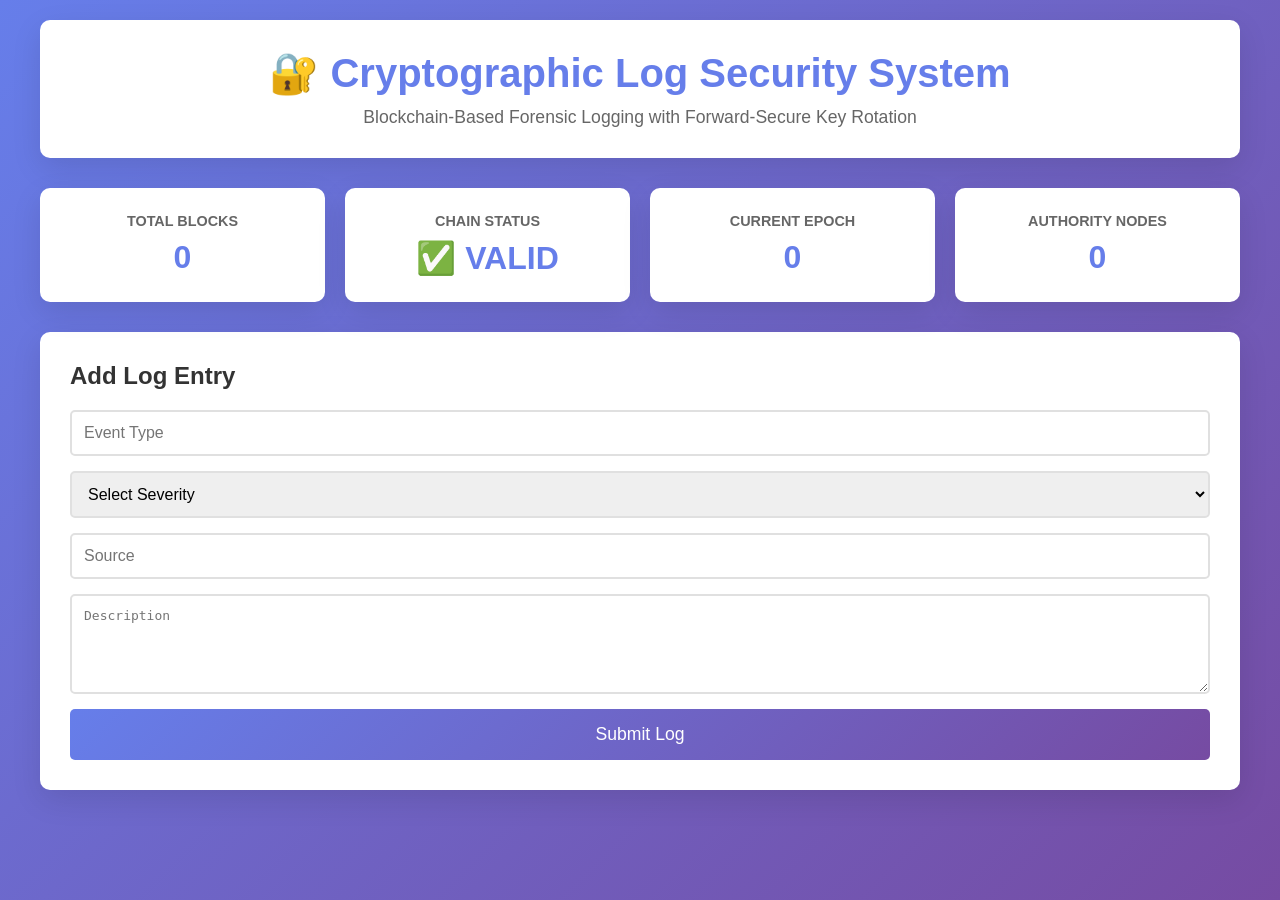
<file: frontend/index.html>
<!DOCTYPE html>
<html lang="en">
<head>
    <meta charset="UTF-8">
    <meta name="viewport" content="width=device-width, initial-scale=1.0">
    <title>Cryptographic Log Security System</title>
    <link rel="stylesheet" href="css/style.css">
</head>
<body>
    <div class="container">
        <header>
            <h1>🔐 Cryptographic Log Security System</h1>
            <p>Blockchain-Based Forensic Logging with Forward-Secure Key Rotation</p>
        </header>

        <div class="stats-grid">
            <div class="stat-card">
                <h3>Total Blocks</h3>
                <div id="totalBlocks" class="stat-value">0</div>
            </div>
            <div class="stat-card">
                <h3>Chain Status</h3>
                <div id="chainStatus" class="stat-value">✅ VALID</div>
            </div>
            <div class="stat-card">
                <h3>Current Epoch</h3>
                <div id="currentEpoch" class="stat-value">0</div>
            </div>
            <div class="stat-card">
                <h3>Authority Nodes</h3>
                <div id="authorityNodes" class="stat-value">0</div>
            </div>
        </div>

        <div class="form-section">
            <h2>Add Log Entry</h2>
            <form id="logForm">
                <input type="text" id="eventType" placeholder="Event Type" required>
                <select id="severity" required>
                    <option value="">Select Severity</option>
                    <option value="low">Low</option>
                    <option value="medium">Medium</option>
                    <option value="high">High</option>
                    <option value="critical">Critical</option>
                </select>
                <input type="text" id="source" placeholder="Source" required>
                <textarea id="description" placeholder="Description"></textarea>
                <button type="submit">Submit Log</button>
            </form>
        </div>

        <div id="message" class="message"></div>
    </div>

    <script src="js/app.js"></script>
</body>
</html>
</file>
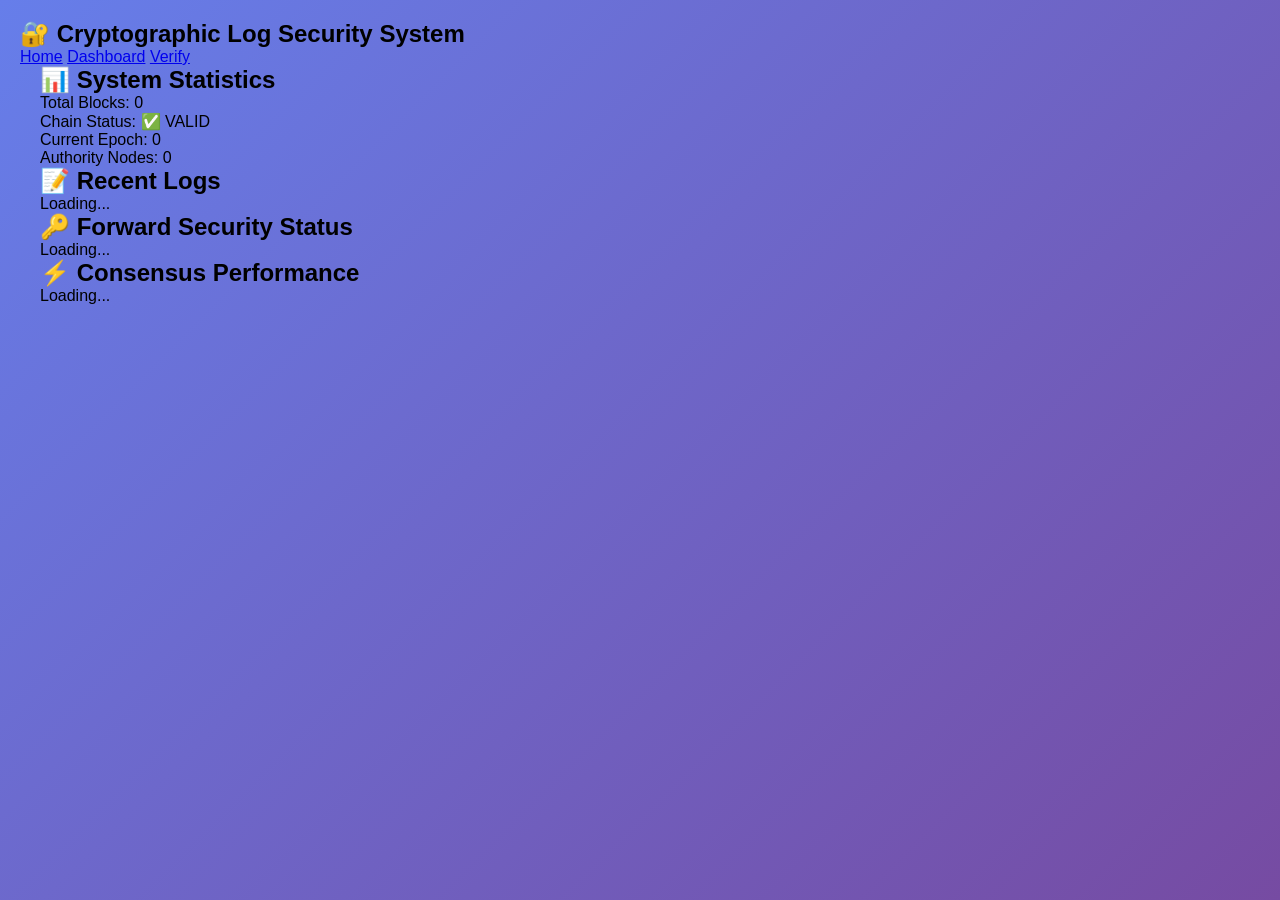
<file: frontend/dashboard.html>
<!DOCTYPE html>
<html lang="en">
<head>
    <meta charset="UTF-8">
    <meta name="viewport" content="width=device-width, initial-scale=1.0">
    <title>Dashboard - Cryptographic Log Security</title>
    <link rel="stylesheet" href="css/style.css">
</head>
<body>
    <nav class="navbar">
        <h1>🔐 Cryptographic Log Security System</h1>
        <div class="nav-links">
            <a href="index.html">Home</a>
            <a href="dashboard.html" class="active">Dashboard</a>
            <a href="verify.html">Verify</a>
        </div>
    </nav>

    <div class="container">
        <div class="dashboard-grid">
            <div class="dashboard-section">
                <h2>📊 System Statistics</h2>
                <div class="stats-container">
                    <div class="stat-item">
                        <label>Total Blocks:</label>
                        <span id="totalBlocks">0</span>
                    </div>
                    <div class="stat-item">
                        <label>Chain Status:</label>
                        <span id="chainStatus">✅ VALID</span>
                    </div>
                    <div class="stat-item">
                        <label>Current Epoch:</label>
                        <span id="currentEpoch">0</span>
                    </div>
                    <div class="stat-item">
                        <label>Authority Nodes:</label>
                        <span id="authorityNodes">0</span>
                    </div>
                </div>
            </div>

            <div class="dashboard-section">
                <h2>📝 Recent Logs</h2>
                <div id="recentLogs" class="logs-list">
                    <p>Loading...</p>
                </div>
            </div>

            <div class="dashboard-section">
                <h2>🔑 Forward Security Status</h2>
                <div id="securityStatus" class="security-info">
                    <p>Loading...</p>
                </div>
            </div>

            <div class="dashboard-section">
                <h2>⚡ Consensus Performance</h2>
                <div id="consensusStats" class="consensus-info">
                    <p>Loading...</p>
                </div>
            </div>
        </div>
    </div>

    <script>
        const API_BASE = 'http://localhost:5000/api';

        async function loadDashboard() {
            try {
                const response = await fetch(`${API_BASE}/stats`);
                const data = await response.json();
                
                document.getElementById('totalBlocks').textContent = data.total_blocks;
                document.getElementById('chainStatus').textContent = 
                    data.chain_valid ? '✅ VALID' : '❌ INVALID';
                document.getElementById('currentEpoch').textContent = data.current_epoch;
                document.getElementById('authorityNodes').textContent = data.authority_nodes;
            } catch (error) {
                console.error('Error loading dashboard:', error);
            }
        }

        loadDashboard();
        setInterval(loadDashboard, 5000);
    </script>
</body>
</html>
</file>
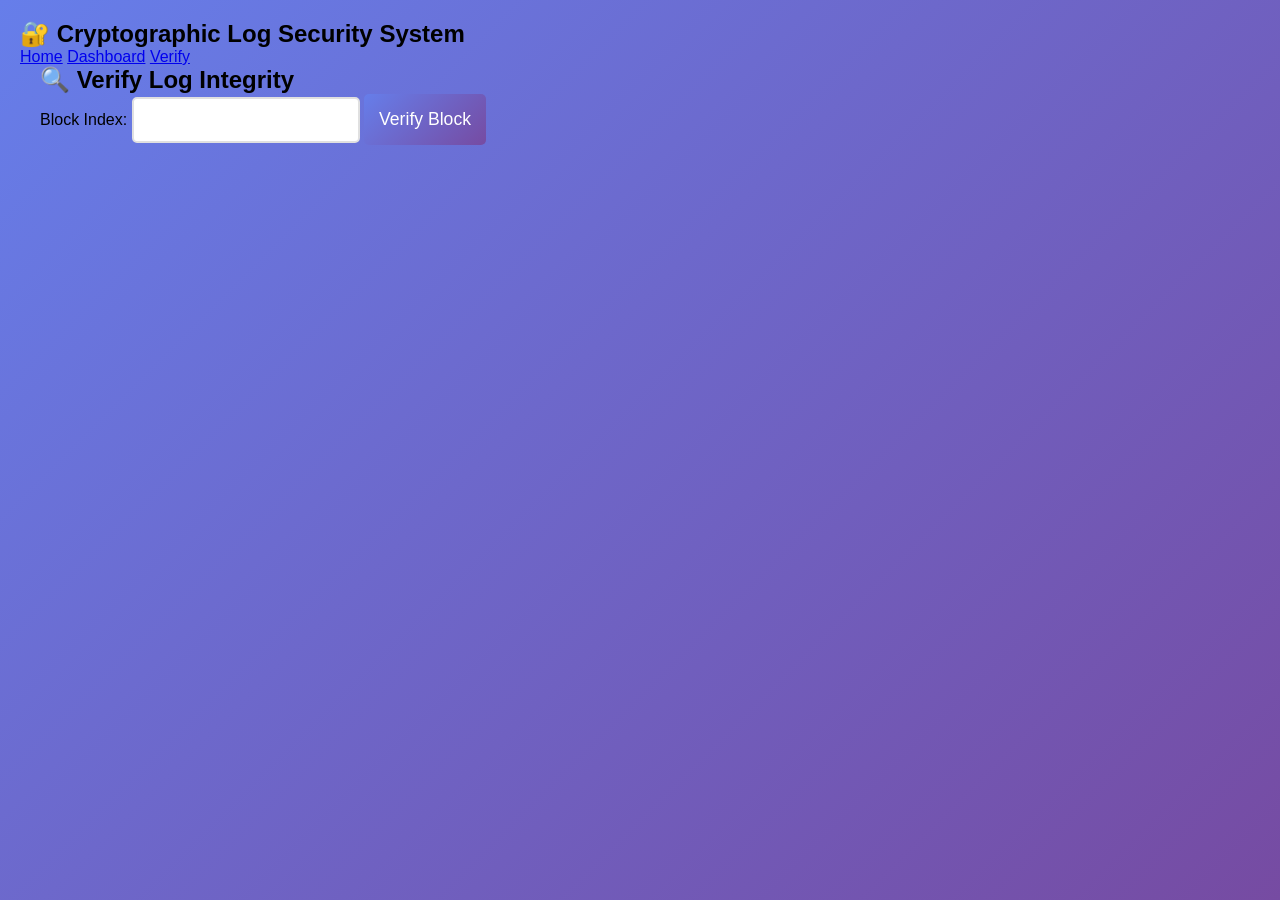
<file: frontend/verify.html>
<!DOCTYPE html>
<html lang="en">
<head>
    <meta charset="UTF-8">
    <meta name="viewport" content="width=device-width, initial-scale=1.0">
    <title>Verify Log - Cryptographic Log Security</title>
    <link rel="stylesheet" href="css/style.css">
</head>
<body>
    <nav class="navbar">
        <h1>🔐 Cryptographic Log Security System</h1>
        <div class="nav-links">
            <a href="index.html">Home</a>
            <a href="dashboard.html">Dashboard</a>
            <a href="verify.html" class="active">Verify</a>
        </div>
    </nav>

    <div class="container">
        <div class="verify-section">
            <h2>🔍 Verify Log Integrity</h2>
            <form id="verifyForm">
                <label>Block Index:</label>
                <input type="number" id="blockIndex" min="0" required>
                <button type="submit">Verify Block</button>
            </form>

            <div id="verifyResult" class="verify-result"></div>
        </div>
    </div>

    <script>
        const API_BASE = 'http://localhost:5000/api';

        document.getElementById('verifyForm').addEventListener('submit', async (e) => {
            e.preventDefault();
            
            const blockIndex = document.getElementById('blockIndex').value;
            const resultDiv = document.getElementById('verifyResult');
            
            try {
                const response = await fetch(`${API_BASE}/verify`, {
                    method: 'POST',
                    headers: {'Content-Type': 'application/json'},
                    body: JSON.stringify({block_index: parseInt(blockIndex)})
                });
                
                const result = await response.json();
                
                let html = '<div class="result-box">';
                html += `<h3>Verification Results for Block #${blockIndex}</h3>`;
                html += `<p><strong>Block Valid:</strong> ${result.block_valid ? '✅' : '❌'}</p>`;
                html += `<p><strong>Signature Valid:</strong> ${result.signature_valid ? '✅' : '❌'}</p>`;
                html += `<p><strong>Chain Valid:</strong> ${result.chain_valid ? '✅' : '❌'}</p>`;
                html += '<pre>' + JSON.stringify(result.block_data, null, 2) + '</pre>';
                html += '</div>';
                
                resultDiv.innerHTML = html;
            } catch (error) {
                resultDiv.innerHTML = `<div class="error">Error: ${error.message}</div>`;
            }
        });
    </script>
</body>
</html>
</file>
<file: frontend/css/style.css>
* {
    margin: 0;
    padding: 0;
    box-sizing: border-box;
}

body {
    font-family: 'Segoe UI', Tahoma, Geneva, Verdana, sans-serif;
    background: linear-gradient(135deg, #667eea 0%, #764ba2 100%);
    min-height: 100vh;
    padding: 20px;
}

.container {
    max-width: 1200px;
    margin: 0 auto;
}

header {
    background: white;
    padding: 30px;
    border-radius: 10px;
    text-align: center;
    margin-bottom: 30px;
    box-shadow: 0 10px 30px rgba(0,0,0,0.1);
}

header h1 {
    color: #667eea;
    font-size: 2.5em;
    margin-bottom: 10px;
}

header p {
    color: #666;
    font-size: 1.1em;
}

.stats-grid {
    display: grid;
    grid-template-columns: repeat(auto-fit, minmax(250px, 1fr));
    gap: 20px;
    margin-bottom: 30px;
}

.stat-card {
    background: white;
    padding: 25px;
    border-radius: 10px;
    box-shadow: 0 10px 30px rgba(0,0,0,0.1);
    text-align: center;
}

.stat-card h3 {
    color: #666;
    font-size: 0.9em;
    text-transform: uppercase;
    margin-bottom: 10px;
}

.stat-value {
    font-size: 2em;
    font-weight: bold;
    color: #667eea;
}

.form-section {
    background: white;
    padding: 30px;
    border-radius: 10px;
    box-shadow: 0 10px 30px rgba(0,0,0,0.1);
    margin-bottom: 30px;
}

.form-section h2 {
    color: #333;
    margin-bottom: 20px;
}

#logForm {
    display: flex;
    flex-direction: column;
    gap: 15px;
}

input, select, textarea {
    padding: 12px;
    border: 2px solid #e0e0e0;
    border-radius: 5px;
    font-size: 1em;
}

textarea {
    min-height: 100px;
    resize: vertical;
}

button {
    background: linear-gradient(135deg, #667eea 0%, #764ba2 100%);
    color: white;
    padding: 15px;
    border: none;
    border-radius: 5px;
    font-size: 1.1em;
    cursor: pointer;
    transition: transform 0.2s;
}

button:hover {
    transform: translateY(-2px);
}

.message {
    background: white;
    padding: 20px;
    border-radius: 10px;
    box-shadow: 0 10px 30px rgba(0,0,0,0.1);
    text-align: center;
    font-weight: bold;
    display: none;
}

.message.success {
    color: #4CAF50;
    display: block;
}

.message.error {
    color: #f44336;
    display: block;
}
</file>
